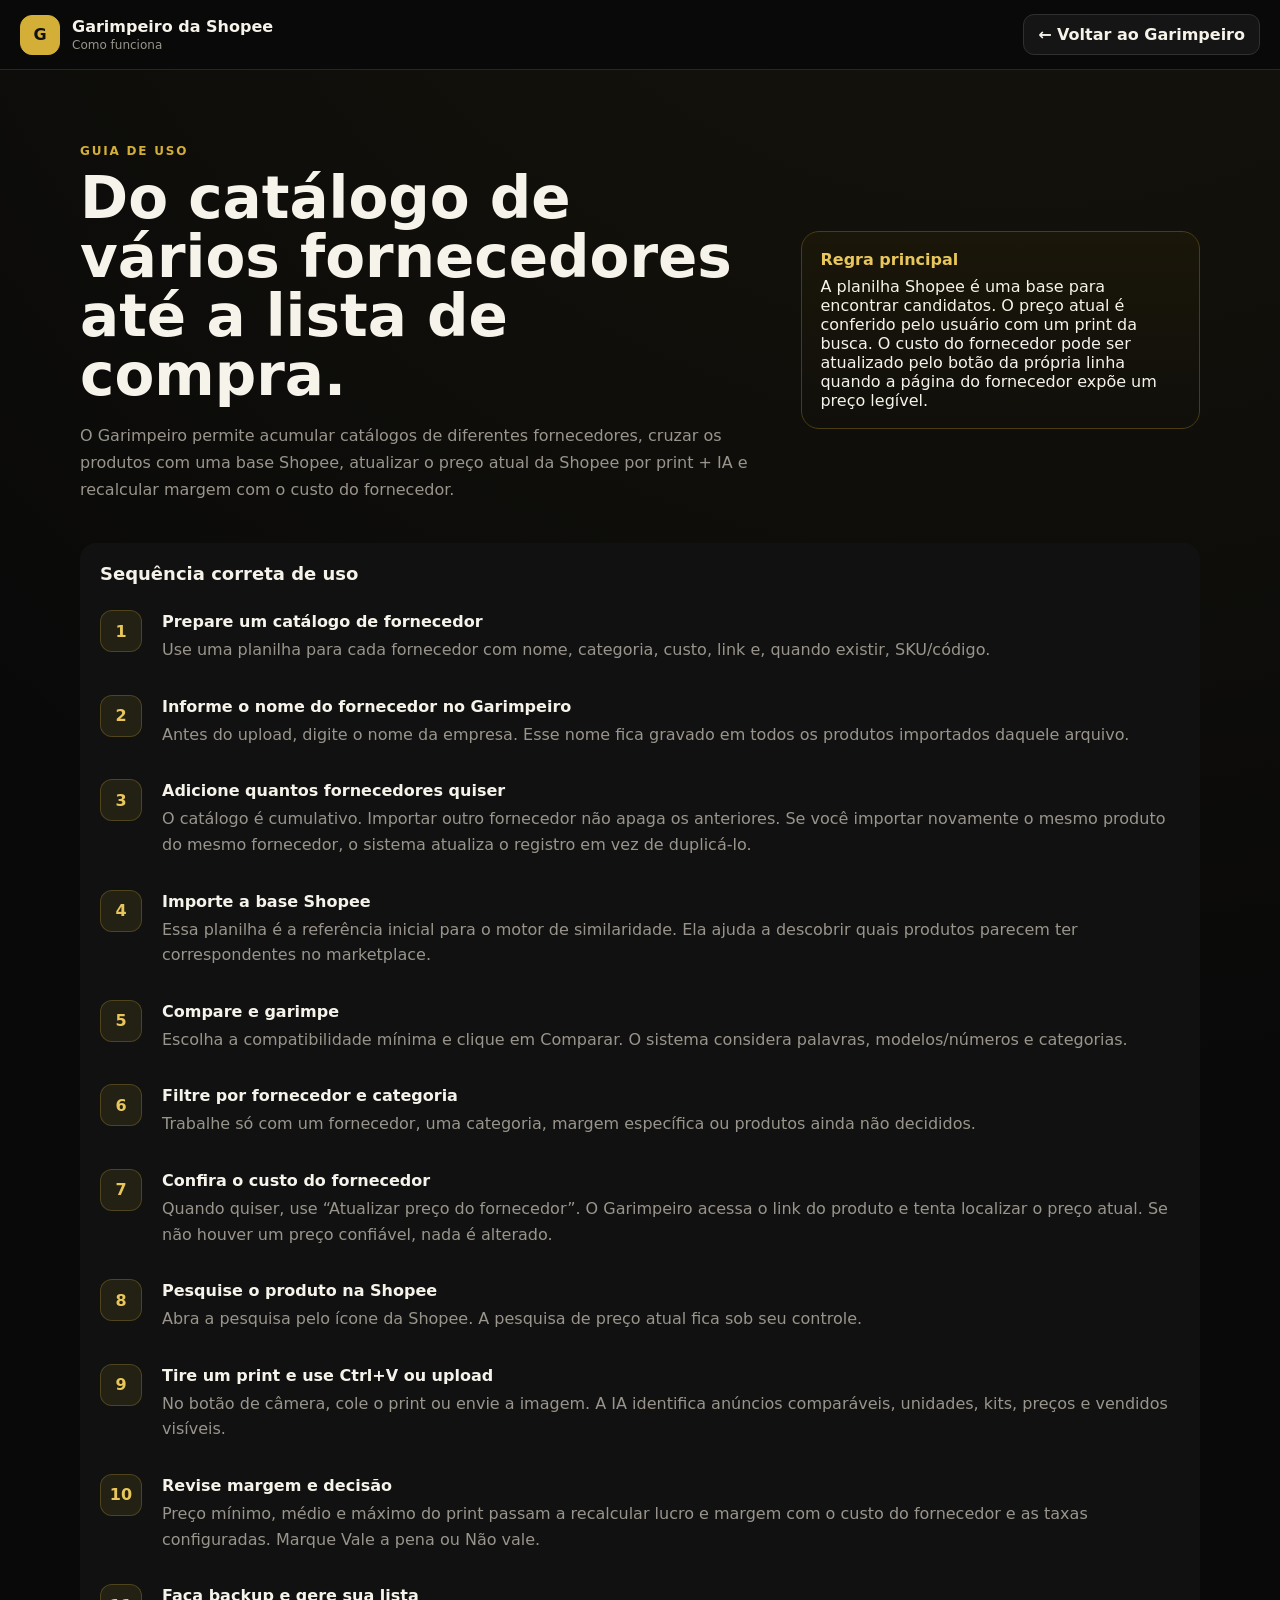
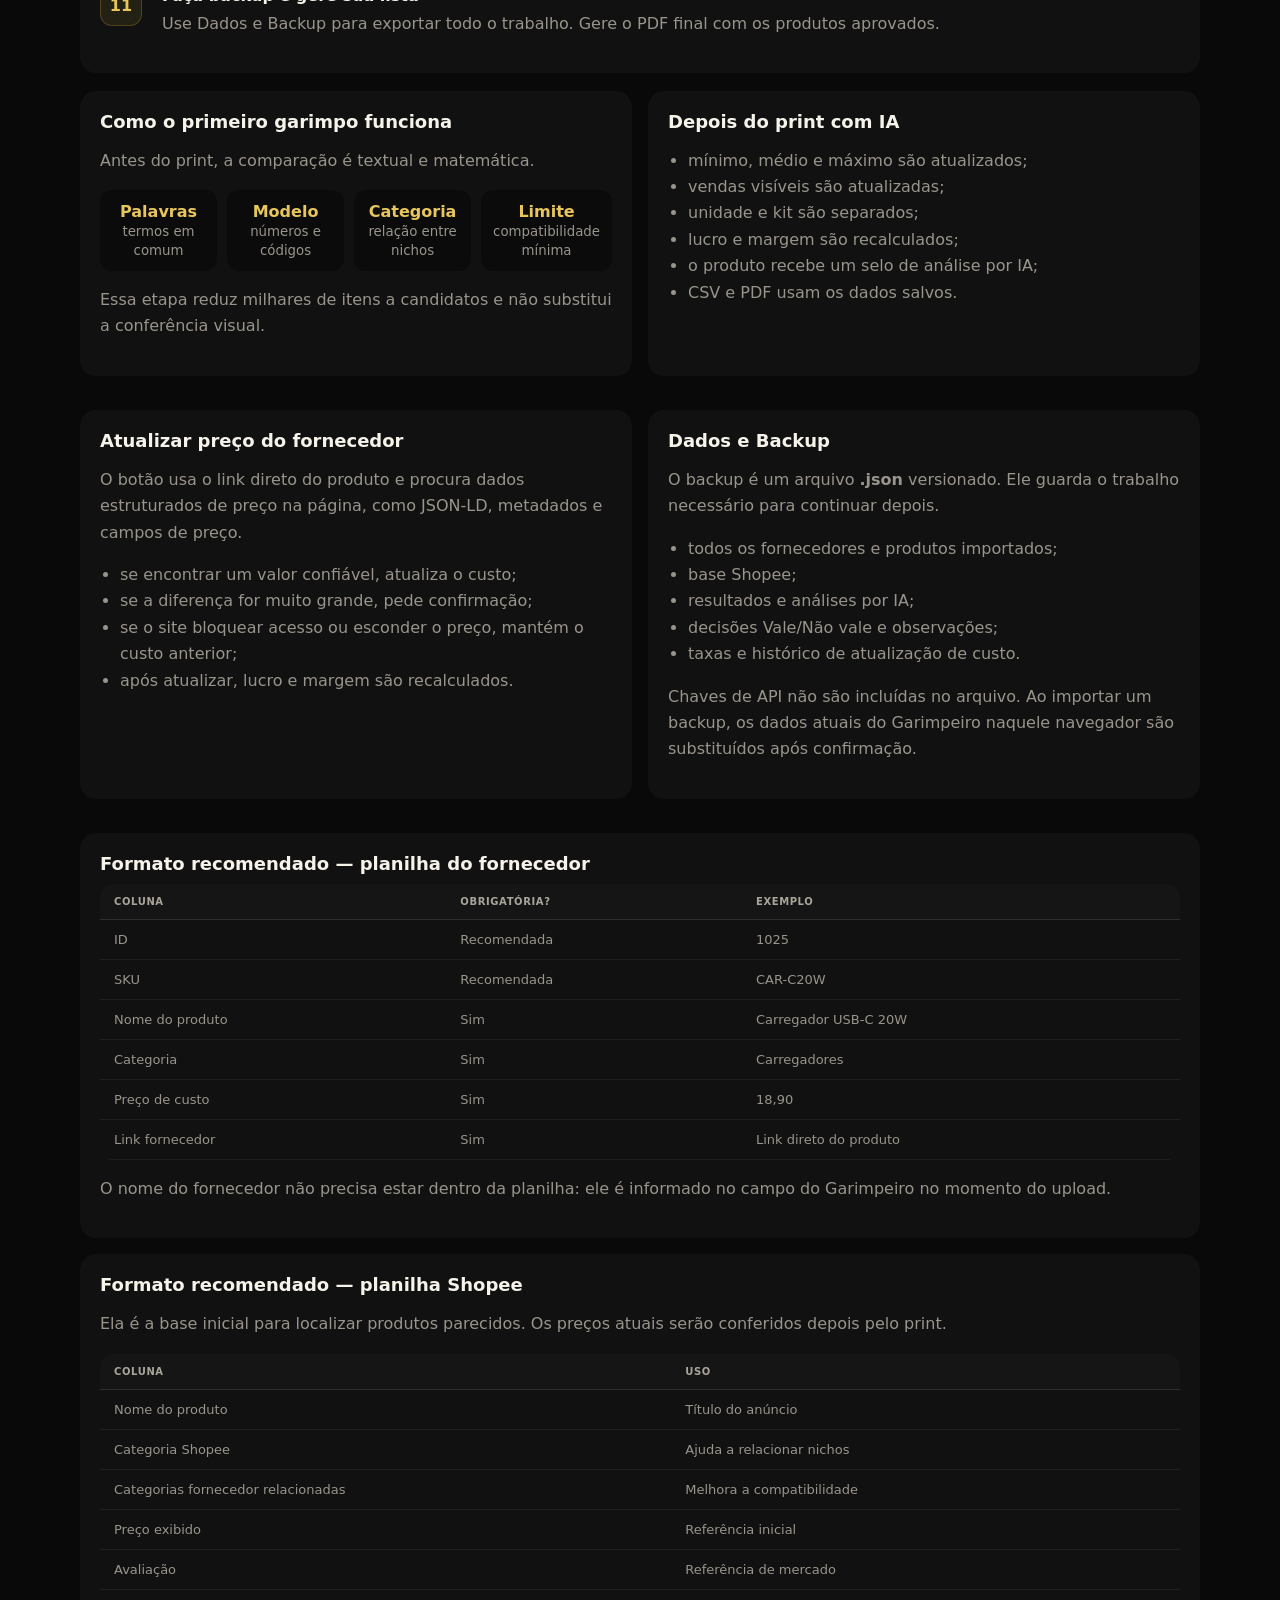
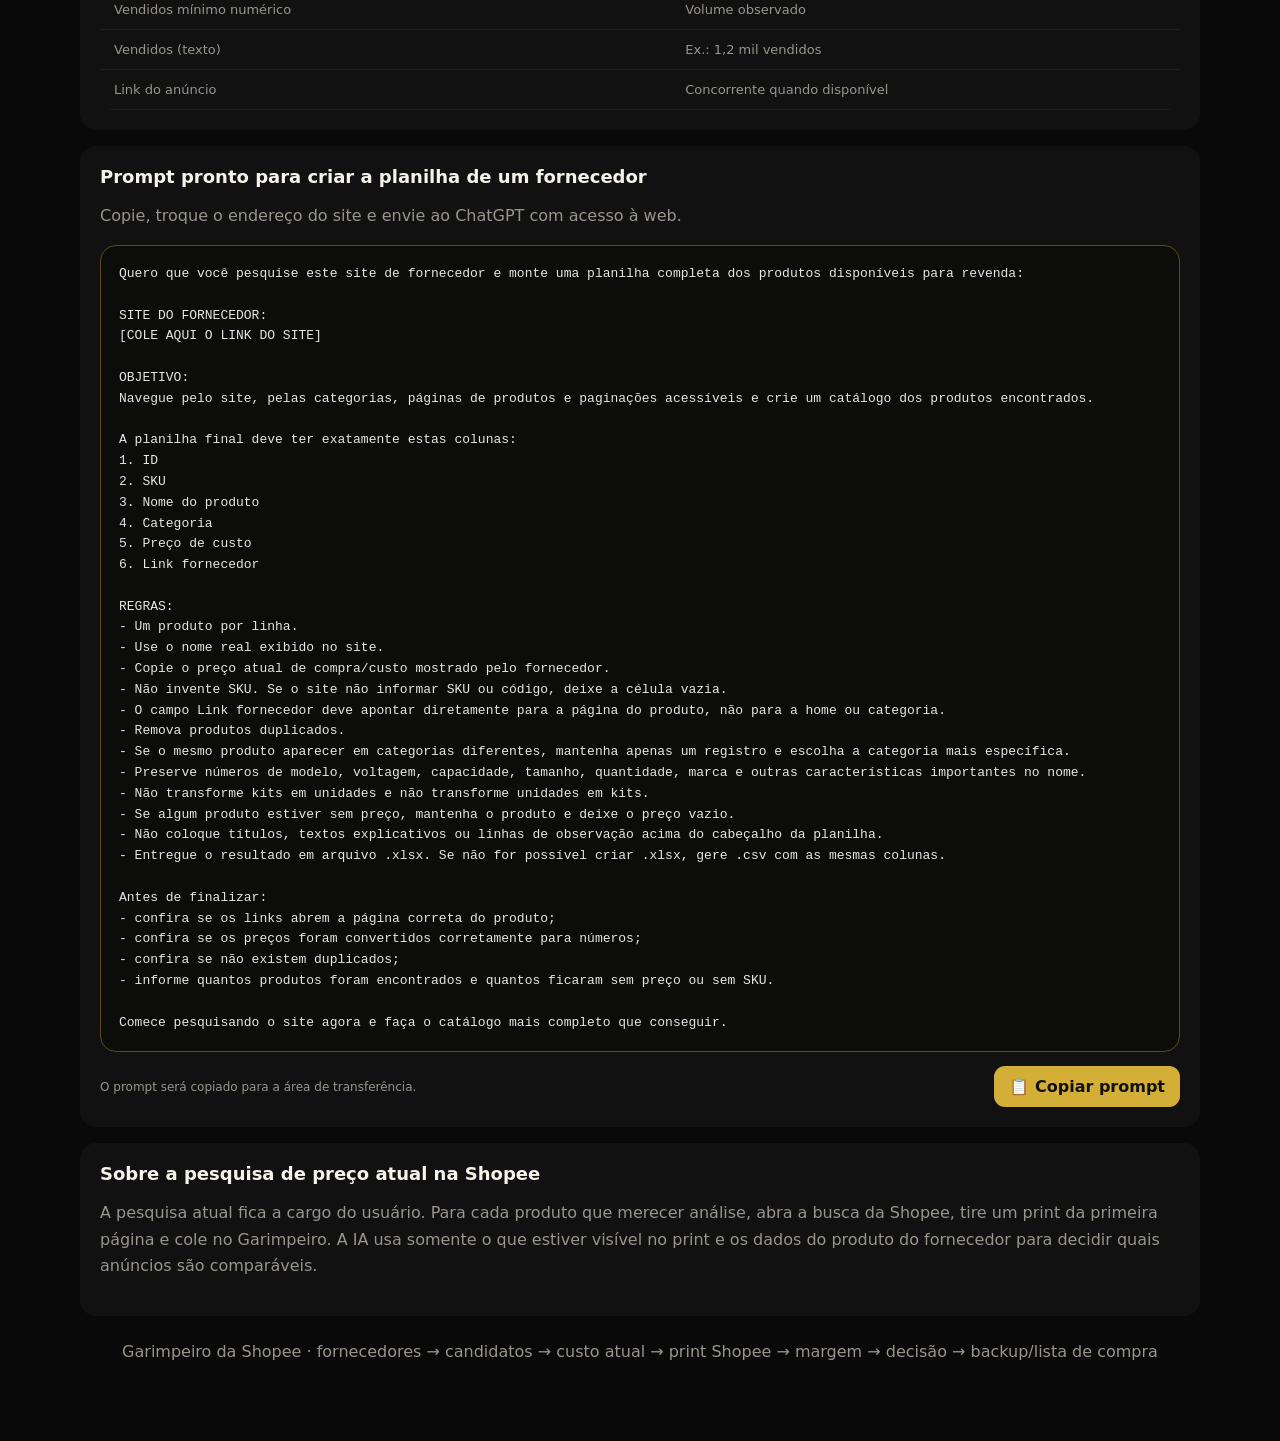
<file: ajuda.html>
<!doctype html><html lang="pt-BR"><head><meta charset="utf-8"><meta name="viewport" content="width=device-width,initial-scale=1"><meta name="theme-color" content="#0a0a0a"><title>Como funciona — Garimpeiro da Shopee</title><meta name="description" content="Guia completo de uso do Garimpeiro da Shopee."><link rel="stylesheet" href="./styles.css"><style>.help-shell{width:min(1120px,calc(100% - 32px));margin:0 auto;padding:34px 0 64px}.help-hero{padding:36px 0 24px;display:grid;grid-template-columns:1.4fr .8fr;gap:24px;align-items:center}.help-hero h2{font-size:clamp(32px,5vw,58px);line-height:1.02;margin:10px 0 14px}.help-hero p{color:var(--muted);max-width:760px;line-height:1.7}.help-note{border:1px solid #4a3d13;background:linear-gradient(180deg,#1a1609,#100f0b);border-radius:18px;padding:18px}.help-note strong{display:block;color:#e8c65b;margin-bottom:8px}.help-grid{display:grid;grid-template-columns:repeat(2,minmax(0,1fr));gap:16px;margin:18px 0}.help-card{border:1px solid var(--border);background:var(--panel);border-radius:16px;padding:20px;margin-bottom:16px}.help-card h3{margin:0 0 10px;font-size:18px}.help-card p,.help-card li{color:var(--muted);line-height:1.65}.help-card ul{padding-left:20px}.step{display:grid;grid-template-columns:48px 1fr;gap:14px;align-items:start;padding:16px 0;border-bottom:1px solid var(--border)}.step:last-child{border-bottom:0}.step-num{width:42px;height:42px;border-radius:12px;display:grid;place-items:center;background:#d4af3718;border:1px solid #d4af3740;color:#e8c65b;font-weight:800}.step h4{margin:2px 0 6px}.step p{margin:0;color:var(--muted);line-height:1.6}.schema{overflow:auto;border:1px solid var(--border);border-radius:14px}.schema table{min-width:720px}.schema th,.schema td{padding:12px 14px}.schema td{color:var(--muted)}.prompt-box{border:1px solid #5a4b1c;background:#0c0c0b;border-radius:16px;padding:18px;margin-top:12px}.prompt-box pre{white-space:pre-wrap;margin:0;color:#e8e6df;font:13px/1.6 ui-monospace,SFMono-Regular,Menlo,Consolas,monospace}.copy-row{display:flex;justify-content:space-between;gap:12px;align-items:center;margin-top:14px}.copy-status{font-size:12px;color:var(--muted)}.logic-row{display:grid;grid-template-columns:repeat(4,1fr);gap:10px;margin-top:14px}.logic-pill{padding:12px;border:1px solid var(--border);border-radius:12px;background:#0b0b0b;text-align:center}.logic-pill b{display:block;color:#e8c65b}.logic-pill small{color:var(--muted)}.top-actions a{text-decoration:none}.help-footer{margin-top:26px;text-align:center;color:var(--muted)}@media(max-width:800px){.help-hero,.help-grid{grid-template-columns:1fr}.logic-row{grid-template-columns:1fr 1fr}}@media(max-width:520px){.logic-row{grid-template-columns:1fr}.help-shell{width:min(100% - 20px,1120px)}}</style></head><body><header class="topbar"><div class="brand"><div class="brand-mark">G</div><div><h1>Garimpeiro da Shopee</h1><p>Como funciona</p></div></div><div class="top-actions"><a class="btn btn-ghost" href="./index.html">← Voltar ao Garimpeiro</a></div></header><main class="help-shell"><section class="help-hero"><div><span class="eyebrow">GUIA DE USO</span><h2>Do catálogo de vários fornecedores até a lista de compra.</h2><p>O Garimpeiro permite acumular catálogos de diferentes fornecedores, cruzar os produtos com uma base Shopee, atualizar o preço atual da Shopee por print + IA e recalcular margem com o custo do fornecedor.</p></div><aside class="help-note"><strong>Regra principal</strong>A planilha Shopee é uma base para encontrar candidatos. O preço atual é conferido pelo usuário com um print da busca. O custo do fornecedor pode ser atualizado pelo botão da própria linha quando a página do fornecedor expõe um preço legível.</aside></section>
<section class="help-card"><h3>Sequência correta de uso</h3><div class="step"><div class="step-num">1</div><div><h4>Prepare um catálogo de fornecedor</h4><p>Use uma planilha para cada fornecedor com nome, categoria, custo, link e, quando existir, SKU/código.</p></div></div><div class="step"><div class="step-num">2</div><div><h4>Informe o nome do fornecedor no Garimpeiro</h4><p>Antes do upload, digite o nome da empresa. Esse nome fica gravado em todos os produtos importados daquele arquivo.</p></div></div><div class="step"><div class="step-num">3</div><div><h4>Adicione quantos fornecedores quiser</h4><p>O catálogo é cumulativo. Importar outro fornecedor não apaga os anteriores. Se você importar novamente o mesmo produto do mesmo fornecedor, o sistema atualiza o registro em vez de duplicá-lo.</p></div></div><div class="step"><div class="step-num">4</div><div><h4>Importe a base Shopee</h4><p>Essa planilha é a referência inicial para o motor de similaridade. Ela ajuda a descobrir quais produtos parecem ter correspondentes no marketplace.</p></div></div><div class="step"><div class="step-num">5</div><div><h4>Compare e garimpe</h4><p>Escolha a compatibilidade mínima e clique em Comparar. O sistema considera palavras, modelos/números e categorias.</p></div></div><div class="step"><div class="step-num">6</div><div><h4>Filtre por fornecedor e categoria</h4><p>Trabalhe só com um fornecedor, uma categoria, margem específica ou produtos ainda não decididos.</p></div></div><div class="step"><div class="step-num">7</div><div><h4>Confira o custo do fornecedor</h4><p>Quando quiser, use “Atualizar preço do fornecedor”. O Garimpeiro acessa o link do produto e tenta localizar o preço atual. Se não houver um preço confiável, nada é alterado.</p></div></div><div class="step"><div class="step-num">8</div><div><h4>Pesquise o produto na Shopee</h4><p>Abra a pesquisa pelo ícone da Shopee. A pesquisa de preço atual fica sob seu controle.</p></div></div><div class="step"><div class="step-num">9</div><div><h4>Tire um print e use Ctrl+V ou upload</h4><p>No botão de câmera, cole o print ou envie a imagem. A IA identifica anúncios comparáveis, unidades, kits, preços e vendidos visíveis.</p></div></div><div class="step"><div class="step-num">10</div><div><h4>Revise margem e decisão</h4><p>Preço mínimo, médio e máximo do print passam a recalcular lucro e margem com o custo do fornecedor e as taxas configuradas. Marque Vale a pena ou Não vale.</p></div></div><div class="step"><div class="step-num">11</div><div><h4>Faça backup e gere sua lista</h4><p>Use Dados e Backup para exportar todo o trabalho. Gere o PDF final com os produtos aprovados.</p></div></div></section>
<div class="help-grid"><section class="help-card"><h3>Como o primeiro garimpo funciona</h3><p>Antes do print, a comparação é textual e matemática.</p><div class="logic-row"><div class="logic-pill"><b>Palavras</b><small>termos em comum</small></div><div class="logic-pill"><b>Modelo</b><small>números e códigos</small></div><div class="logic-pill"><b>Categoria</b><small>relação entre nichos</small></div><div class="logic-pill"><b>Limite</b><small>compatibilidade mínima</small></div></div><p>Essa etapa reduz milhares de itens a candidatos e não substitui a conferência visual.</p></section><section class="help-card"><h3>Depois do print com IA</h3><ul><li>mínimo, médio e máximo são atualizados;</li><li>vendas visíveis são atualizadas;</li><li>unidade e kit são separados;</li><li>lucro e margem são recalculados;</li><li>o produto recebe um selo de análise por IA;</li><li>CSV e PDF usam os dados salvos.</li></ul></section></div>
<div class="help-grid"><section class="help-card"><h3>Atualizar preço do fornecedor</h3><p>O botão usa o link direto do produto e procura dados estruturados de preço na página, como JSON-LD, metadados e campos de preço.</p><ul><li>se encontrar um valor confiável, atualiza o custo;</li><li>se a diferença for muito grande, pede confirmação;</li><li>se o site bloquear acesso ou esconder o preço, mantém o custo anterior;</li><li>após atualizar, lucro e margem são recalculados.</li></ul></section><section class="help-card"><h3>Dados e Backup</h3><p>O backup é um arquivo <strong>.json</strong> versionado. Ele guarda o trabalho necessário para continuar depois.</p><ul><li>todos os fornecedores e produtos importados;</li><li>base Shopee;</li><li>resultados e análises por IA;</li><li>decisões Vale/Não vale e observações;</li><li>taxas e histórico de atualização de custo.</li></ul><p>Chaves de API não são incluídas no arquivo. Ao importar um backup, os dados atuais do Garimpeiro naquele navegador são substituídos após confirmação.</p></section></div>
<section class="help-card"><h3>Formato recomendado — planilha do fornecedor</h3><div class="schema"><table><thead><tr><th>Coluna</th><th>Obrigatória?</th><th>Exemplo</th></tr></thead><tbody><tr><td>ID</td><td>Recomendada</td><td>1025</td></tr><tr><td>SKU</td><td>Recomendada</td><td>CAR-C20W</td></tr><tr><td>Nome do produto</td><td>Sim</td><td>Carregador USB-C 20W</td></tr><tr><td>Categoria</td><td>Sim</td><td>Carregadores</td></tr><tr><td>Preço de custo</td><td>Sim</td><td>18,90</td></tr><tr><td>Link fornecedor</td><td>Sim</td><td>Link direto do produto</td></tr></tbody></table></div><p>O nome do fornecedor não precisa estar dentro da planilha: ele é informado no campo do Garimpeiro no momento do upload.</p></section>
<section class="help-card"><h3>Formato recomendado — planilha Shopee</h3><p>Ela é a base inicial para localizar produtos parecidos. Os preços atuais serão conferidos depois pelo print.</p><div class="schema"><table><thead><tr><th>Coluna</th><th>Uso</th></tr></thead><tbody><tr><td>Nome do produto</td><td>Título do anúncio</td></tr><tr><td>Categoria Shopee</td><td>Ajuda a relacionar nichos</td></tr><tr><td>Categorias fornecedor relacionadas</td><td>Melhora a compatibilidade</td></tr><tr><td>Preço exibido</td><td>Referência inicial</td></tr><tr><td>Avaliação</td><td>Referência de mercado</td></tr><tr><td>Vendidos mínimo numérico</td><td>Volume observado</td></tr><tr><td>Vendidos (texto)</td><td>Ex.: 1,2 mil vendidos</td></tr><tr><td>Link do anúncio</td><td>Concorrente quando disponível</td></tr></tbody></table></div></section>
<section class="help-card"><h3>Prompt pronto para criar a planilha de um fornecedor</h3><p>Copie, troque o endereço do site e envie ao ChatGPT com acesso à web.</p><div class="prompt-box"><pre id="supplierPrompt">Quero que você pesquise este site de fornecedor e monte uma planilha completa dos produtos disponíveis para revenda:

SITE DO FORNECEDOR:
[COLE AQUI O LINK DO SITE]

OBJETIVO:
Navegue pelo site, pelas categorias, páginas de produtos e paginações acessíveis e crie um catálogo dos produtos encontrados.

A planilha final deve ter exatamente estas colunas:
1. ID
2. SKU
3. Nome do produto
4. Categoria
5. Preço de custo
6. Link fornecedor

REGRAS:
- Um produto por linha.
- Use o nome real exibido no site.
- Copie o preço atual de compra/custo mostrado pelo fornecedor.
- Não invente SKU. Se o site não informar SKU ou código, deixe a célula vazia.
- O campo Link fornecedor deve apontar diretamente para a página do produto, não para a home ou categoria.
- Remova produtos duplicados.
- Se o mesmo produto aparecer em categorias diferentes, mantenha apenas um registro e escolha a categoria mais específica.
- Preserve números de modelo, voltagem, capacidade, tamanho, quantidade, marca e outras características importantes no nome.
- Não transforme kits em unidades e não transforme unidades em kits.
- Se algum produto estiver sem preço, mantenha o produto e deixe o preço vazio.
- Não coloque títulos, textos explicativos ou linhas de observação acima do cabeçalho da planilha.
- Entregue o resultado em arquivo .xlsx. Se não for possível criar .xlsx, gere .csv com as mesmas colunas.

Antes de finalizar:
- confira se os links abrem a página correta do produto;
- confira se os preços foram convertidos corretamente para números;
- confira se não existem duplicados;
- informe quantos produtos foram encontrados e quantos ficaram sem preço ou sem SKU.

Comece pesquisando o site agora e faça o catálogo mais completo que conseguir.</pre></div><div class="copy-row"><span id="copyStatus" class="copy-status">O prompt será copiado para a área de transferência.</span><button id="copyPrompt" class="btn btn-primary">📋 Copiar prompt</button></div></section>
<section class="help-card"><h3>Sobre a pesquisa de preço atual na Shopee</h3><p>A pesquisa atual fica a cargo do usuário. Para cada produto que merecer análise, abra a busca da Shopee, tire um print da primeira página e cole no Garimpeiro. A IA usa somente o que estiver visível no print e os dados do produto do fornecedor para decidir quais anúncios são comparáveis.</p></section><p class="help-footer">Garimpeiro da Shopee · fornecedores → candidatos → custo atual → print Shopee → margem → decisão → backup/lista de compra</p></main><script>const btn=document.getElementById('copyPrompt'),status=document.getElementById('copyStatus'),text=()=>document.getElementById('supplierPrompt').innerText;btn.addEventListener('click',async()=>{try{await navigator.clipboard.writeText(text());status.textContent='✅ Prompt copiado!';btn.textContent='✓ Copiado';setTimeout(()=>{btn.textContent='📋 Copiar prompt';status.textContent='O prompt será copiado para a área de transferência.'},2200)}catch{const ta=document.createElement('textarea');ta.value=text();document.body.appendChild(ta);ta.select();document.execCommand('copy');ta.remove();status.textContent='✅ Prompt copiado!'}});</script></body></html>
</file>
<file: styles.css>
:root{
  --bg:#090909;--panel:#111;--panel2:#151515;--line:#272727;--text:#f6f3ea;--muted:#99958c;
  --gold:#d4af37;--gold2:#b99524;--green:#42c77a;--red:#ff6262;--yellow:#e8bd45;--blue:#66a8ff;
  --radius:16px;--shadow:0 14px 40px rgba(0,0,0,.28)
}
*{box-sizing:border-box}html{color-scheme:dark}body{margin:0;background:radial-gradient(circle at 80% -10%,rgba(212,175,55,.08),transparent 30%),var(--bg);color:var(--text);font-family:Inter,ui-sans-serif,system-ui,-apple-system,BlinkMacSystemFont,"Segoe UI",sans-serif}.hidden{display:none!important}button,input,select{font:inherit}button{cursor:pointer}.topbar{position:sticky;top:0;z-index:20;display:flex;justify-content:space-between;align-items:center;gap:20px;padding:14px max(20px,calc((100vw - 1500px)/2));background:rgba(9,9,9,.9);backdrop-filter:blur(14px);border-bottom:1px solid var(--line)}.brand{display:flex;align-items:center;gap:12px}.brand-mark{width:40px;height:40px;border:1px solid var(--gold);border-radius:12px;display:grid;place-items:center;color:#111;background:var(--gold);font-weight:900}.brand h1{margin:0;font-size:16px}.brand p{margin:2px 0 0;font-size:12px;color:var(--muted)}.top-actions{display:flex;gap:8px}.shell{max-width:1500px;margin:auto;padding:24px 20px 60px}.hero{display:grid;grid-template-columns:1.5fr 1fr;gap:30px;padding:38px 4px}.eyebrow{font-size:12px;letter-spacing:.15em;color:var(--gold);font-weight:800}.hero h2{max-width:850px;font-size:clamp(30px,4vw,54px);line-height:1.05;margin:10px 0 14px}.hero p{max-width:800px;color:#b7b3aa;font-size:17px;line-height:1.6}.hero-flow{align-self:center;display:flex;flex-wrap:wrap;align-items:center;justify-content:center;gap:10px;padding:22px;border:1px solid #2e2919;border-radius:20px;background:linear-gradient(180deg,rgba(212,175,55,.07),rgba(255,255,255,.01))}.hero-flow span{padding:8px 10px;border:1px solid #3a3421;border-radius:999px;font-size:12px}.hero-flow b{color:var(--gold)}.panel{background:linear-gradient(180deg,var(--panel2),var(--panel));border:1px solid var(--line);border-radius:var(--radius);box-shadow:var(--shadow)}.upload-panel,.workspace-panel{padding:22px}.panel-head{display:flex;justify-content:space-between;align-items:flex-start;gap:20px}.panel-head h3,.modal-head h3{margin:0 0 5px}.panel-head p,.modal-head p{margin:0;color:var(--muted);font-size:13px}.upload-grid{display:grid;grid-template-columns:1fr 1fr;gap:14px;margin-top:18px}.dropzone{min-height:150px;border:1px dashed #4a4127;border-radius:14px;display:flex;flex-direction:column;justify-content:center;align-items:center;text-align:center;padding:20px;background:#0d0d0d;transition:.2s}.dropzone:hover,.dropzone.dragging{border-color:var(--gold);background:rgba(212,175,55,.05)}.dropzone.loaded{border-style:solid;border-color:#2f7a4b;background:rgba(66,199,122,.05)}.drop-icon{font-size:32px;margin-bottom:10px}.dropzone small{color:var(--muted);margin-top:6px}.upload-actions{display:flex;justify-content:flex-end;align-items:end;gap:12px;margin-top:16px}.compact-field{width:190px}.btn{border:1px solid transparent;border-radius:11px;padding:10px 14px;font-weight:750;transition:.15s}.btn:hover{transform:translateY(-1px)}.btn:disabled{opacity:.4;cursor:not-allowed;transform:none}.btn-primary{background:var(--gold);color:#111}.btn-primary:hover{background:#e0bd4b}.btn-ghost{background:#151515;border-color:#303030;color:var(--text)}.btn-danger-ghost{background:rgba(255,98,98,.06);border-color:rgba(255,98,98,.25);color:#ff9595}.btn-lg{padding:13px 20px}.progress-wrap{margin-top:18px}.progress-track{height:9px;border-radius:999px;background:#252525;overflow:hidden}.progress-bar{height:100%;width:0;background:var(--gold);transition:width .2s}.progress-wrap p{font-size:12px;color:var(--muted);margin:7px 0 0}.metrics{display:grid;grid-template-columns:repeat(5,1fr);gap:12px;margin:18px 0}.metric{background:#101010;border:1px solid var(--line);border-radius:14px;padding:15px}.metric span,.metric small{display:block;color:var(--muted);font-size:11px}.metric strong{display:block;font-size:23px;margin:4px 0;color:#fff}.wrap-head{align-items:center}.toolbar-actions{display:flex;gap:8px}.filters{display:grid;grid-template-columns:2fr repeat(4,1fr);gap:10px;margin:18px 0}.field{display:flex;flex-direction:column;gap:6px}.field>span{font-size:11px;color:#a6a199;font-weight:700}.field input,.field select{width:100%;border:1px solid #303030;border-radius:10px;background:#0b0b0b;color:var(--text);padding:10px 11px;outline:none}.field input:focus,.field select:focus{border-color:#6f5e24;box-shadow:0 0 0 3px rgba(212,175,55,.08)}.suffix-input,.prefix-input{display:flex;align-items:center;border:1px solid #303030;border-radius:10px;background:#0b0b0b}.suffix-input input,.prefix-input input{border:0}.suffix-input span,.prefix-input span{padding:0 11px;color:var(--muted);font-size:12px}.empty-state{text-align:center;padding:80px 20px;color:var(--muted)}.empty-state>div{font-size:38px}.empty-state h4{color:var(--text);font-size:18px;margin:10px 0 4px}.empty-state p{margin:0}.table-wrap{overflow:auto;border:1px solid #262626;border-radius:12px}table{width:100%;border-collapse:collapse;min-width:1200px}th{position:sticky;top:0;background:#151515;z-index:2;text-align:left;padding:11px;font-size:10px;text-transform:uppercase;letter-spacing:.06em;color:#aaa59b;border-bottom:1px solid #2e2e2e}td{padding:12px 11px;border-bottom:1px solid #202020;vertical-align:top;font-size:13px}tbody tr:hover{background:rgba(255,255,255,.018)}.product-name{font-weight:800;max-width:330px}.product-sub{display:flex;gap:6px;flex-wrap:wrap;margin-top:6px}.tag{font-size:10px;padding:3px 6px;border-radius:6px;background:#222;color:#bbb}.score{color:var(--gold)}.price-stack,.profit-stack{display:grid;gap:3px;min-width:160px}.price-row,.profit-row{display:flex;justify-content:space-between;gap:10px}.price-row span:first-child,.profit-row span:first-child{color:var(--muted);font-size:11px}.profit-positive{color:var(--green)}.profit-negative{color:var(--red)}.sold-strong{font-weight:850}.link-row{display:flex;gap:7px}.icon-link{width:36px;height:36px;display:grid;place-items:center;border:1px solid #303030;border-radius:9px;background:#131313;color:#fff;text-decoration:none}.decision{display:flex;gap:6px}.decision button{border-radius:9px;padding:8px 9px;border:1px solid #303030;background:#121212;color:#aaa}.decision .yes.active{background:rgba(66,199,122,.15);border-color:#397b50;color:#7de2a4}.decision .no.active{background:rgba(255,98,98,.13);border-color:#793d3d;color:#ff9292}.detail-btn{margin-top:7px;border:0;background:transparent;color:var(--gold);padding:0;font-size:11px}.pagination{display:flex;justify-content:center;align-items:center;gap:14px;margin-top:14px}.pagination span{font-size:12px;color:var(--muted)}.modal-backdrop{position:fixed;inset:0;background:rgba(0,0,0,.72);z-index:50;display:grid;place-items:center;padding:20px;overflow:auto}.modal{width:min(620px,100%);background:#111;border:1px solid #313131;border-radius:16px;padding:20px;box-shadow:0 30px 80px rgba(0,0,0,.6)}.modal-wide{width:min(1100px,100%)}.modal-head{display:flex;justify-content:space-between;gap:18px}.icon-btn{width:34px;height:34px;border-radius:9px;border:1px solid #333;background:#181818;color:#ddd}.form-grid{display:grid;grid-template-columns:1fr 1fr;gap:14px;margin-top:20px}.modal-actions{display:flex;justify-content:flex-end;gap:8px;margin-top:20px}.detail-grid{display:grid;grid-template-columns:repeat(4,1fr);gap:10px;margin:18px 0}.detail-card{padding:12px;border:1px solid #2a2a2a;border-radius:11px;background:#0b0b0b}.detail-card small{display:block;color:var(--muted)}.detail-card strong{display:block;margin-top:4px}.competitor-list{display:grid;gap:8px;max-height:390px;overflow:auto}.competitor{display:grid;grid-template-columns:1fr auto auto auto;gap:12px;align-items:center;padding:10px;border:1px solid #262626;border-radius:10px}.competitor small{color:var(--muted)}.competitor a{color:var(--gold)}.note-input{width:100%;min-height:70px;background:#0b0b0b;color:#fff;border:1px solid #303030;border-radius:10px;padding:10px;resize:vertical}.live-box{border:1px solid #3d3520;border-radius:12px;padding:14px;background:rgba(212,175,55,.04);margin:14px 0}.live-head{display:flex;justify-content:space-between;gap:10px;align-items:center}.toast{position:fixed;right:18px;bottom:18px;z-index:100;max-width:400px;background:#171717;border:1px solid #353535;border-radius:12px;padding:12px 14px;box-shadow:0 18px 50px rgba(0,0,0,.4);transform:translateY(20px);opacity:0;pointer-events:none;transition:.2s}.toast.show{transform:translateY(0);opacity:1}.toast.good{border-color:#356846}.toast.bad{border-color:#6e3838}
@media(max-width:1000px){.hero{grid-template-columns:1fr}.metrics{grid-template-columns:repeat(3,1fr)}.filters{grid-template-columns:1fr 1fr}.search-field{grid-column:1/-1}.detail-grid{grid-template-columns:1fr 1fr}}
@media(max-width:680px){.topbar{align-items:flex-start}.top-actions{flex-direction:column}.shell{padding:15px 10px 50px}.hero{padding:24px 4px}.hero h2{font-size:34px}.upload-grid,.form-grid{grid-template-columns:1fr}.upload-actions{align-items:stretch;flex-direction:column}.compact-field{width:100%}.metrics{grid-template-columns:1fr 1fr}.filters{grid-template-columns:1fr}.search-field{grid-column:auto}.panel-head{flex-direction:column}.toolbar-actions{width:100%}.toolbar-actions .btn{flex:1}.detail-grid{grid-template-columns:1fr 1fr}.competitor{grid-template-columns:1fr}.topbar .btn{font-size:11px;padding:8px}.brand p{display:none}}
</file>
